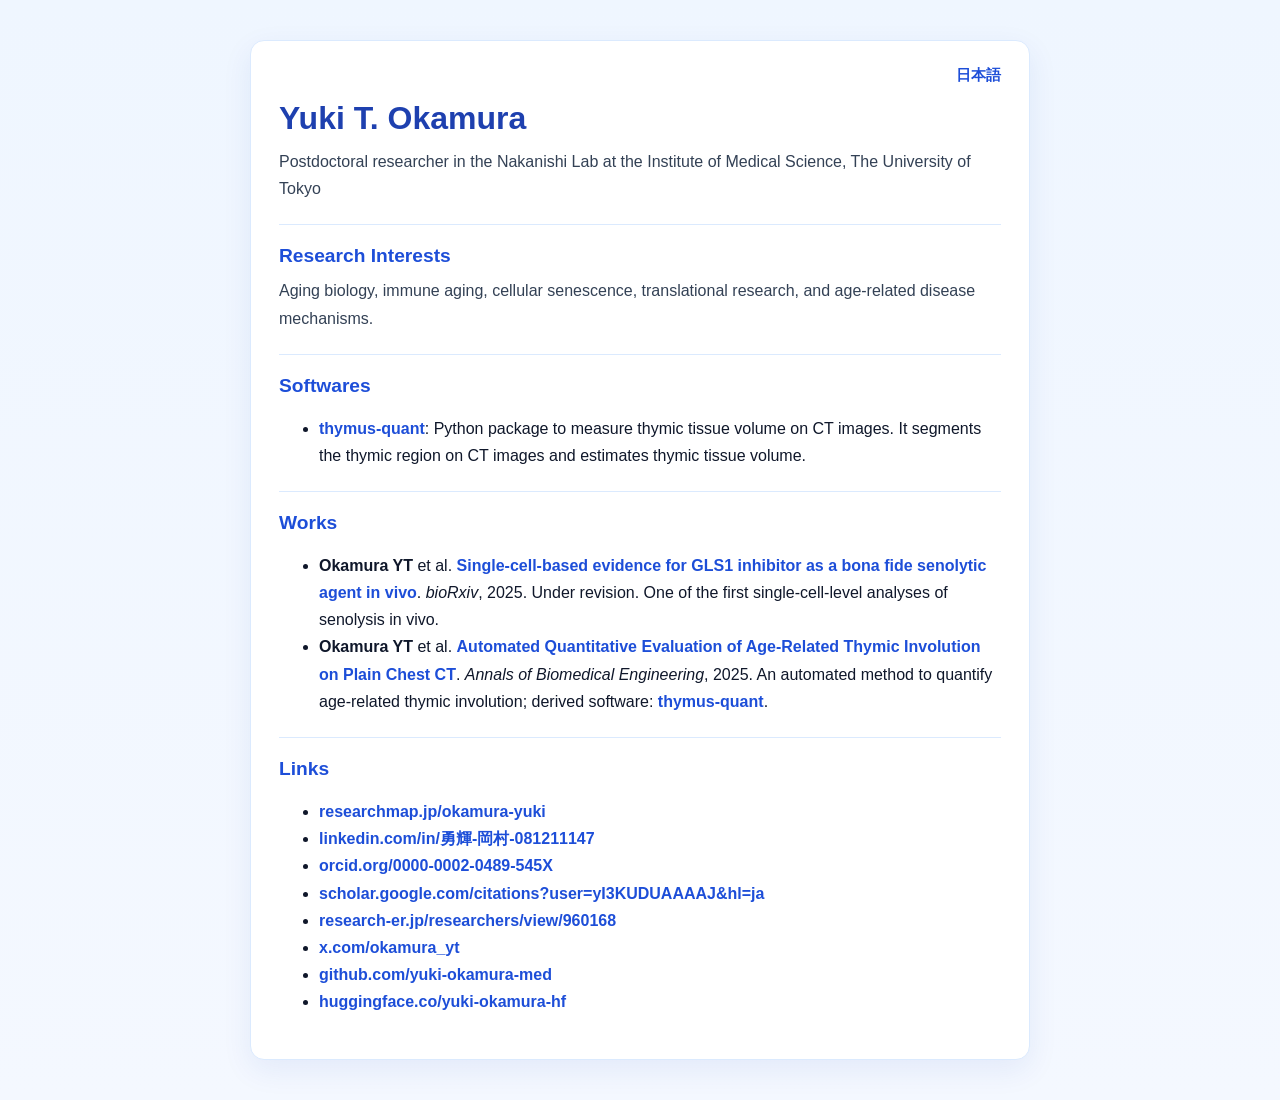
<file: index.html>
<!doctype html>
<html lang="en">
<head>
  <meta charset="utf-8">
  <title>Yuki T. Okamura</title>
  <meta name="viewport" content="width=device-width, initial-scale=1">
  <meta name="description" content="Yuki T. Okamura is a researcher working on aging, immunity, and biomedical science.">
  <meta name="robots" content="index,follow">

<script type="application/ld+json">
{
  "@context": "https://schema.org",
  "@type": "Person",
  "name": "Yuki T. Okamura",
  "url": "https://yuki-okamura-med.github.io/profile/",
  "sameAs": [
    "https://researchmap.jp/okamura-yuki",
    "https://www.linkedin.com/in/%E5%8B%87%E8%BC%9D-%E5%B2%A1%E6%9D%91-081211147/?locale=en-US",
    "https://orcid.org/0000-0002-0489-545X",
    "https://scholar.google.com/citations?user=yI3KUDUAAAAJ&hl=ja",
    "https://research-er.jp/researchers/view/960168",
    "https://x.com/okamura_yt",
    "https://github.com/yuki-okamura-med/",
    "https://huggingface.co/yuki-okamura-hf"
  ]
}
</script>

  <link rel="stylesheet" href="styles.css">
</head>
<body>
  <main>
  <nav class="language-switch" aria-label="Language" style="text-align: right;">
    <a href="ja/">日本語</a>
  </nav>
  <h1>Yuki T. Okamura</h1>
  <p>
    Postdoctoral researcher in the Nakanishi Lab at the Institute of Medical Science,
    The University of Tokyo
  </p>

  <section>
    <h2>Research Interests</h2>
    <p>
      Aging biology, immune aging, cellular senescence, translational research, and age-related
      disease mechanisms.
    </p>
  </section>

  <section>
    <h2>Softwares</h2>
    <ul>
      <li>
        <a href="https://github.com/yuki-okamura-med/thymus-quant">thymus-quant</a>:
        Python package to measure thymic tissue volume on CT images. It segments the thymic
        region on CT images and estimates thymic tissue volume.
      </li>
    </ul>
  </section>

  <section>
    <h2>Works</h2>
    <ul>
      <li>
        <strong>Okamura YT</strong> et al. <a href="https://www.biorxiv.org/content/10.1101/2025.07.22.666220v1">Single-cell-based evidence for GLS1 inhibitor as a bona fide senolytic agent in vivo</a>.
        <em>bioRxiv</em>, 2025. Under revision. One of the first single-cell-level analyses of senolysis in vivo.
      </li>
      <li>
        <strong>Okamura YT</strong> et al. <a href="https://link.springer.com/article/10.1007/s10439-025-03805-z">Automated Quantitative Evaluation of Age-Related Thymic Involution on Plain Chest CT</a>.
        <em>Annals of Biomedical Engineering</em>, 2025. An automated method to quantify age-related thymic involution; derived software: <a href="https://github.com/yuki-okamura-med/thymus-quant">thymus-quant</a>.
      </li>
    </ul>
  </section>

  <section>
    <h2>Links</h2>
    <ul>
      <li><a href="https://researchmap.jp/okamura-yuki">researchmap.jp/okamura-yuki</a></li>
      <li><a href="https://www.linkedin.com/in/%E5%8B%87%E8%BC%9D-%E5%B2%A1%E6%9D%91-081211147/?locale=en-US">linkedin.com/in/勇輝-岡村-081211147</a></li>
      <li><a href="https://orcid.org/0000-0002-0489-545X">orcid.org/0000-0002-0489-545X</a></li>
      <li><a href="https://scholar.google.com/citations?user=yI3KUDUAAAAJ&hl=ja">scholar.google.com/citations?user=yI3KUDUAAAAJ&hl=ja</a></li>
      <li><a href="https://research-er.jp/researchers/view/960168">research-er.jp/researchers/view/960168</a></li>
      <li><a href="https://x.com/okamura_yt">x.com/okamura_yt</a></li>
      <li><a href="https://github.com/yuki-okamura-med/">github.com/yuki-okamura-med</a></li>
      <li><a href="https://huggingface.co/yuki-okamura-hf">huggingface.co/yuki-okamura-hf</a></li>
    </ul>
  </section>
  </main>
</body>
</html>
</file>
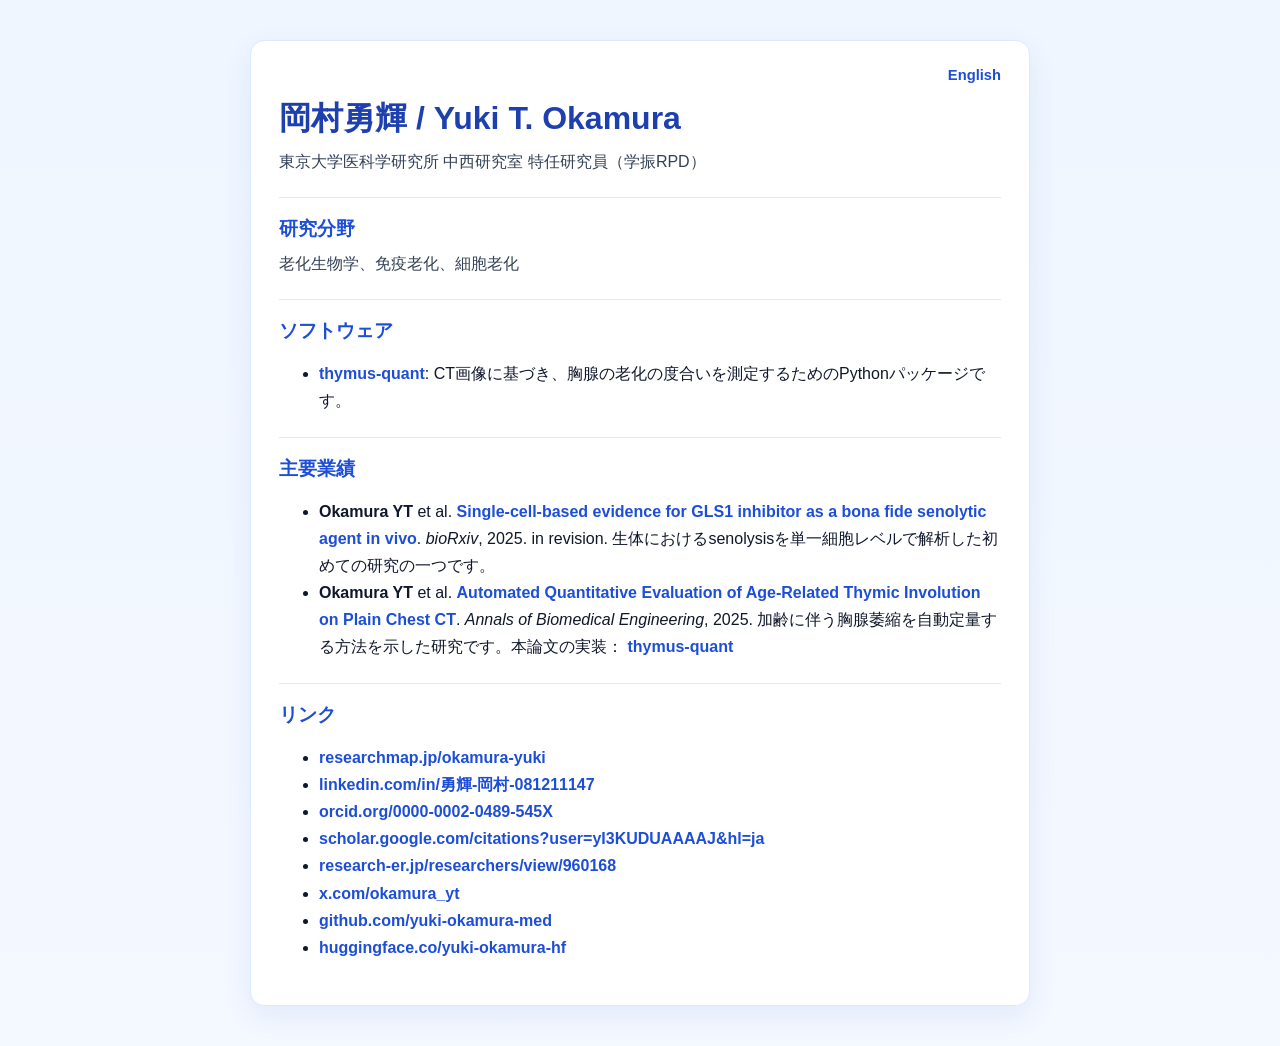
<file: ja/index.html>
<!doctype html>
<html lang="ja">
<head>
  <meta charset="utf-8">
  <title>岡村勇輝 / Yuki T. Okamura</title>
  <meta name="viewport" content="width=device-width, initial-scale=1">
  <meta name="description" content="岡村勇輝 / Yuki T. Okamura の研究者プロフィールです。">
  <meta name="robots" content="index,follow">

<script type="application/ld+json">
{
  "@context": "https://schema.org",
  "@type": "Person",
  "name": "岡村勇輝 / Yuki T. Okamura",
  "url": "https://yuki-okamura-med.github.io/profile/ja/",
  "sameAs": [
    "https://researchmap.jp/okamura-yuki",
    "https://www.linkedin.com/in/%E5%8B%87%E8%BC%9D-%E5%B2%A1%E6%9D%91-081211147/?locale=en-US",
    "https://orcid.org/0000-0002-0489-545X",
    "https://scholar.google.com/citations?user=yI3KUDUAAAAJ&hl=ja",
    "https://research-er.jp/researchers/view/960168",
    "https://x.com/okamura_yt",
    "https://github.com/yuki-okamura-med/",
    "https://huggingface.co/yuki-okamura-hf"
  ]
}
</script>

  <link rel="stylesheet" href="../styles.css">
</head>
<body>
  <main>
  <nav class="language-switch" aria-label="Language" style="text-align: right;">
    <a href="../">English</a>
  </nav>
  <h1>岡村勇輝 / Yuki T. Okamura</h1>
  <p>
    東京大学医科学研究所 中西研究室 特任研究員（学振RPD）
  </p>

  <section>
    <h2>研究分野</h2>
    <p>
      老化生物学、免疫老化、細胞老化
    </p>
  </section>

  <section>
    <h2>ソフトウェア</h2>
    <ul>
      <li>
        <a href="https://github.com/yuki-okamura-med/thymus-quant">thymus-quant</a>:
        CT画像に基づき、胸腺の老化の度合いを測定するためのPythonパッケージです。
      </li>
    </ul>
  </section>

  <section>
    <h2>主要業績</h2>
    <ul>
      <li>
        <strong>Okamura YT</strong> et al. <a href="https://www.biorxiv.org/content/10.1101/2025.07.22.666220v1">Single-cell-based evidence for GLS1 inhibitor as a bona fide senolytic agent in vivo</a>.
        <em>bioRxiv</em>, 2025. in revision. 生体におけるsenolysisを単一細胞レベルで解析した初めての研究の一つです。
      </li>
      <li>
        <strong>Okamura YT</strong> et al. <a href="https://link.springer.com/article/10.1007/s10439-025-03805-z">Automated Quantitative Evaluation of Age-Related Thymic Involution on Plain Chest CT</a>.
        <em>Annals of Biomedical Engineering</em>, 2025. 加齢に伴う胸腺萎縮を自動定量する方法を示した研究です。本論文の実装： <a href="https://github.com/yuki-okamura-med/thymus-quant">thymus-quant</a> 
      </li>
    </ul>
  </section>

  <section>
    <h2>リンク</h2>
    <ul>
      <li><a href="https://researchmap.jp/okamura-yuki">researchmap.jp/okamura-yuki</a></li>
      <li><a href="https://www.linkedin.com/in/%E5%8B%87%E8%BC%9D-%E5%B2%A1%E6%9D%91-081211147/?locale=en-US">linkedin.com/in/勇輝-岡村-081211147</a></li>
      <li><a href="https://orcid.org/0000-0002-0489-545X">orcid.org/0000-0002-0489-545X</a></li>
      <li><a href="https://scholar.google.com/citations?user=yI3KUDUAAAAJ&hl=ja">scholar.google.com/citations?user=yI3KUDUAAAAJ&hl=ja</a></li>
      <li><a href="https://research-er.jp/researchers/view/960168">research-er.jp/researchers/view/960168</a></li>
      <li><a href="https://x.com/okamura_yt">x.com/okamura_yt</a></li>
      <li><a href="https://github.com/yuki-okamura-med/">github.com/yuki-okamura-med</a></li>
      <li><a href="https://huggingface.co/yuki-okamura-hf">huggingface.co/yuki-okamura-hf</a></li>
    </ul>
  </section>
  </main>
</body>
</html>
</file>
<file: styles.css>
/* Simple, LLM-friendly structure: tag-based styling with minimal classes */
:root {
  --bg: #f4f8ff;
  --surface: #ffffff;
  --text: #0f172a;
  --muted: #334155;
  --primary: #1d4ed8;
  --primary-dark: #1e40af;
  --border: #dbeafe;
}

* {
  box-sizing: border-box;
}

body {
  margin: 0;
  padding: 40px 20px;
  background: linear-gradient(180deg, #eff6ff 0%, var(--bg) 100%);
  color: var(--text);
  font-family: -apple-system, BlinkMacSystemFont, "Segoe UI", Roboto, "Helvetica Neue", Arial, sans-serif;
  line-height: 1.7;
}

main {
  max-width: 780px;
  margin: 0 auto;
  background: var(--surface);
  border: 1px solid var(--border);
  border-radius: 14px;
  padding: 28px;
  box-shadow: 0 10px 30px rgba(30, 64, 175, 0.08);
}

.language-switch {
  display: flex;
  justify-content: flex-end;
  width: 100%;
  text-align: right;
  font-size: 0.92rem;
  margin: -6px 0 10px;
}

h1 {
  margin: 0 0 10px;
  color: var(--primary-dark);
  font-size: 2rem;
  line-height: 1.25;
}

h2 {
  margin: 0 0 8px;
  color: var(--primary);
  font-size: 1.2rem;
  line-height: 1.35;
}

p {
  margin: 0;
  color: var(--muted);
}

section {
  margin-top: 22px;
  padding-top: 18px;
  border-top: 1px solid var(--border);
}

a {
  color: var(--primary);
  text-decoration: none;
  font-weight: 600;
}

a:hover {
  text-decoration: underline;
}
</file>
